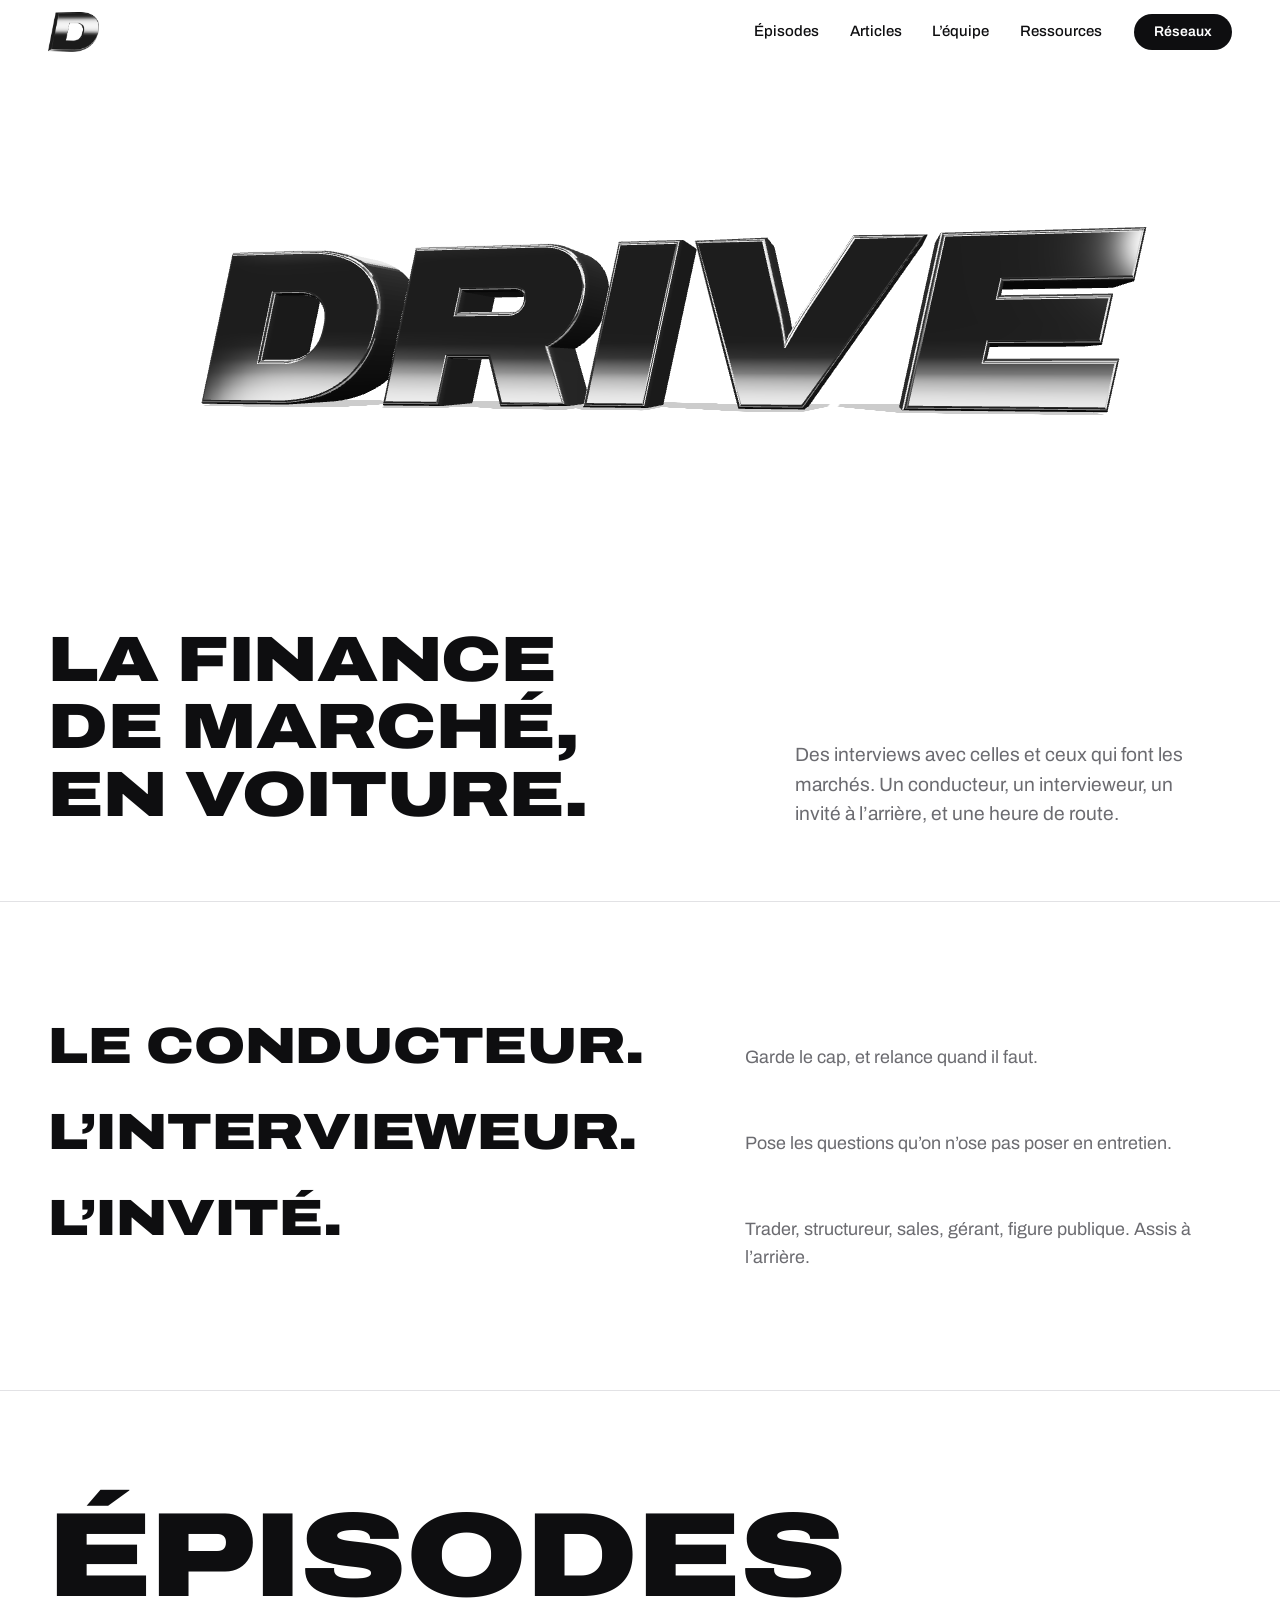
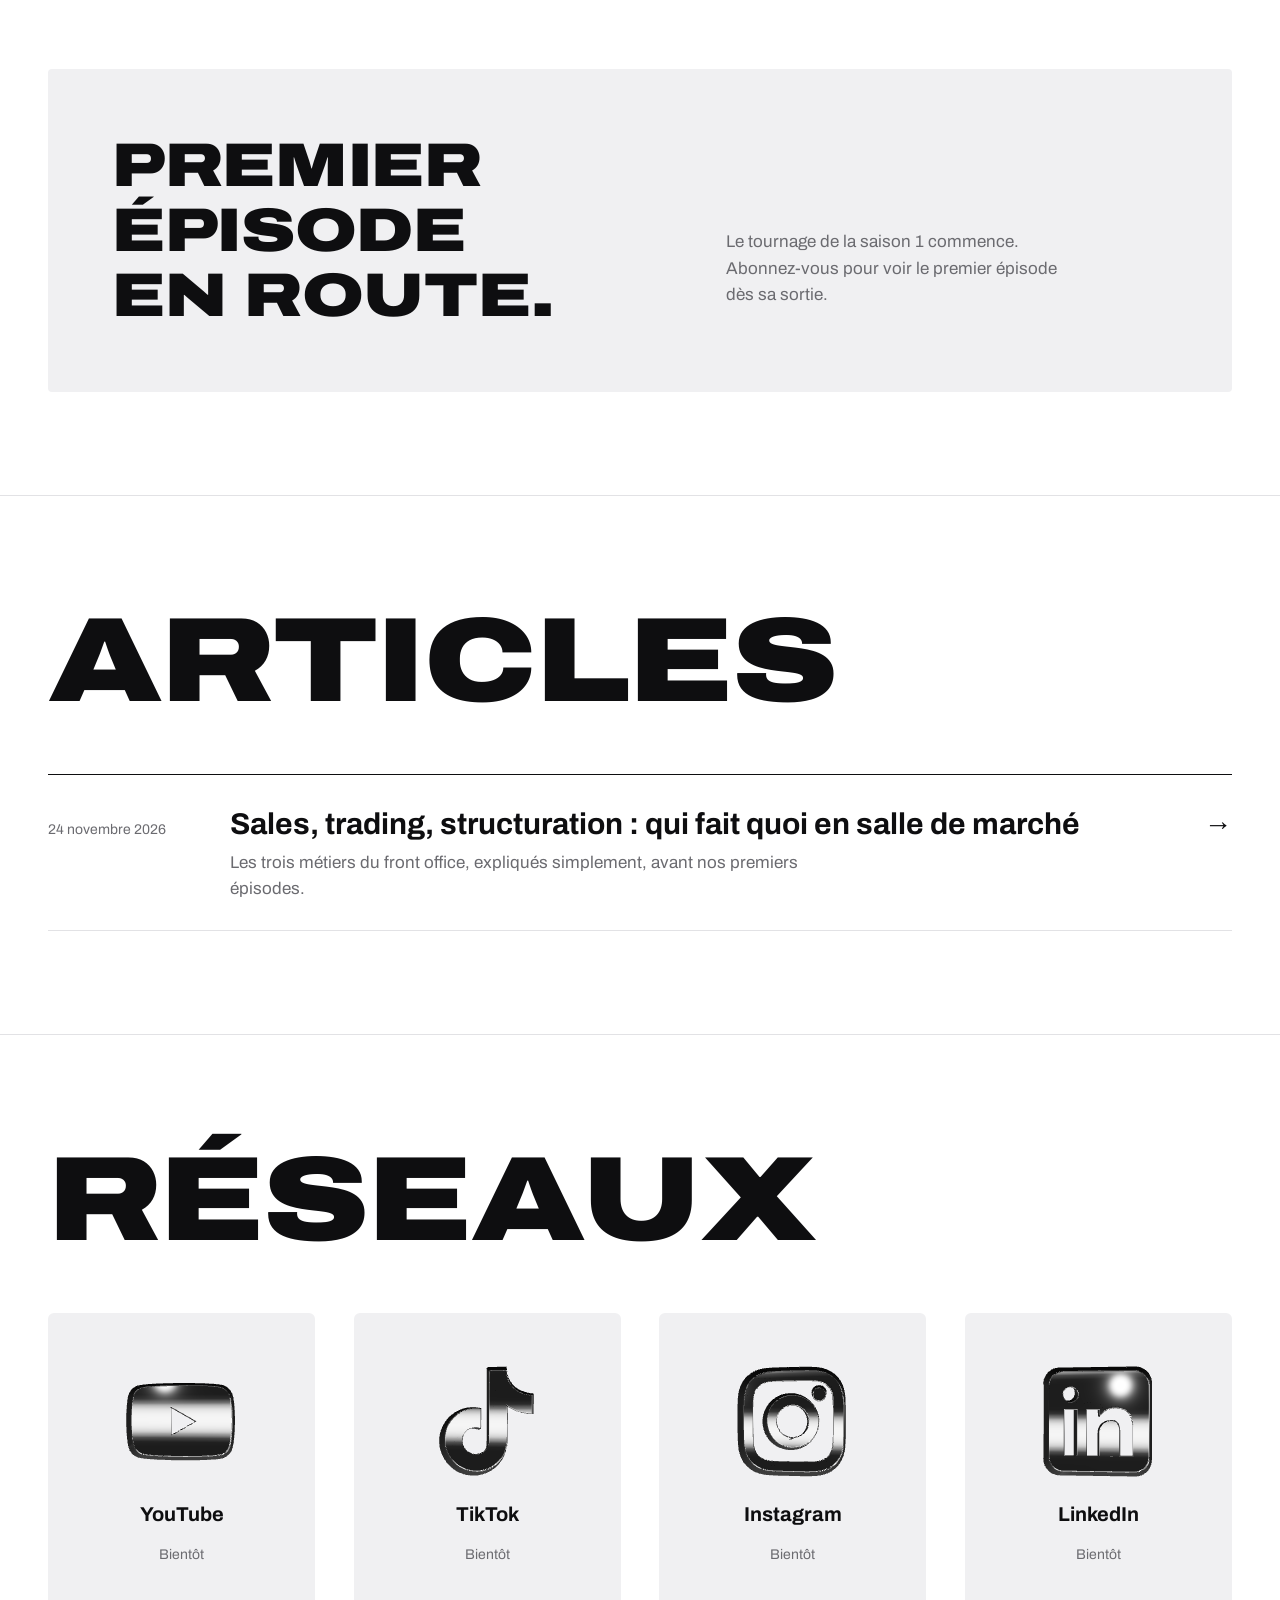
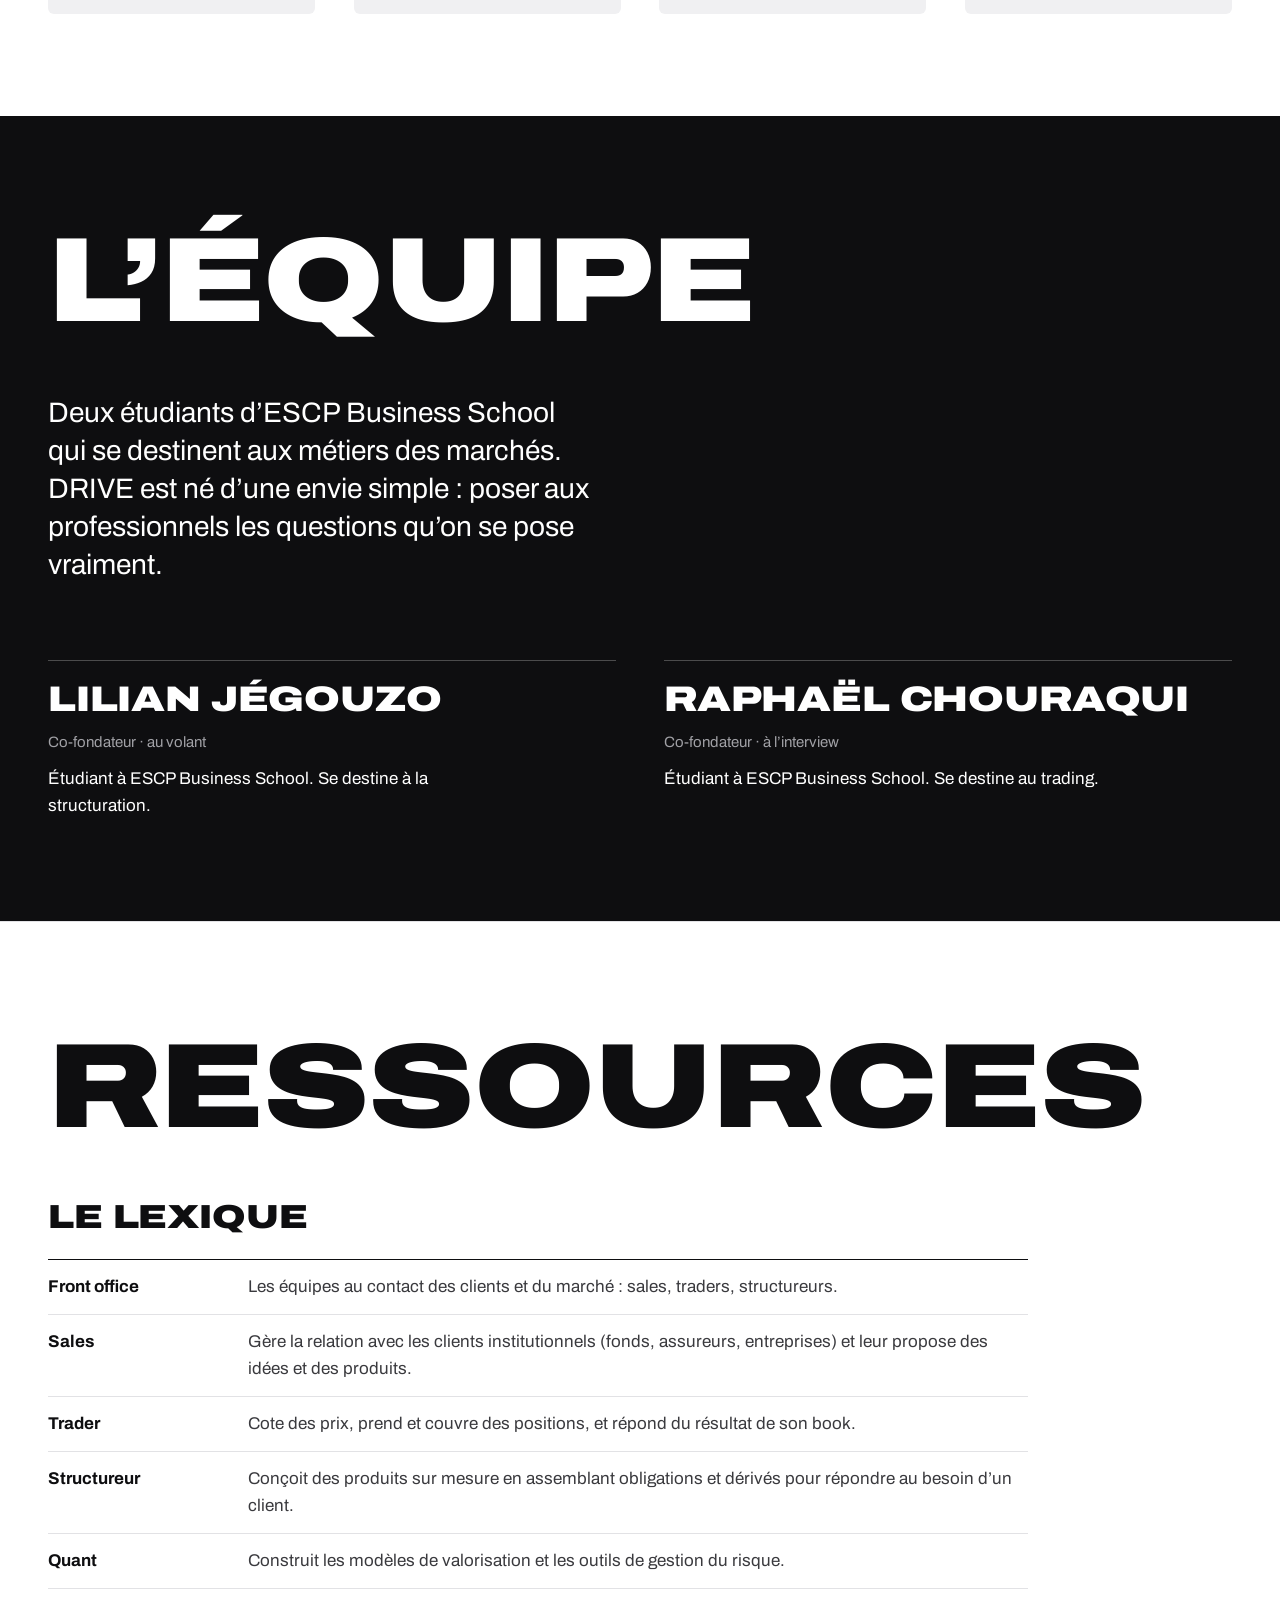
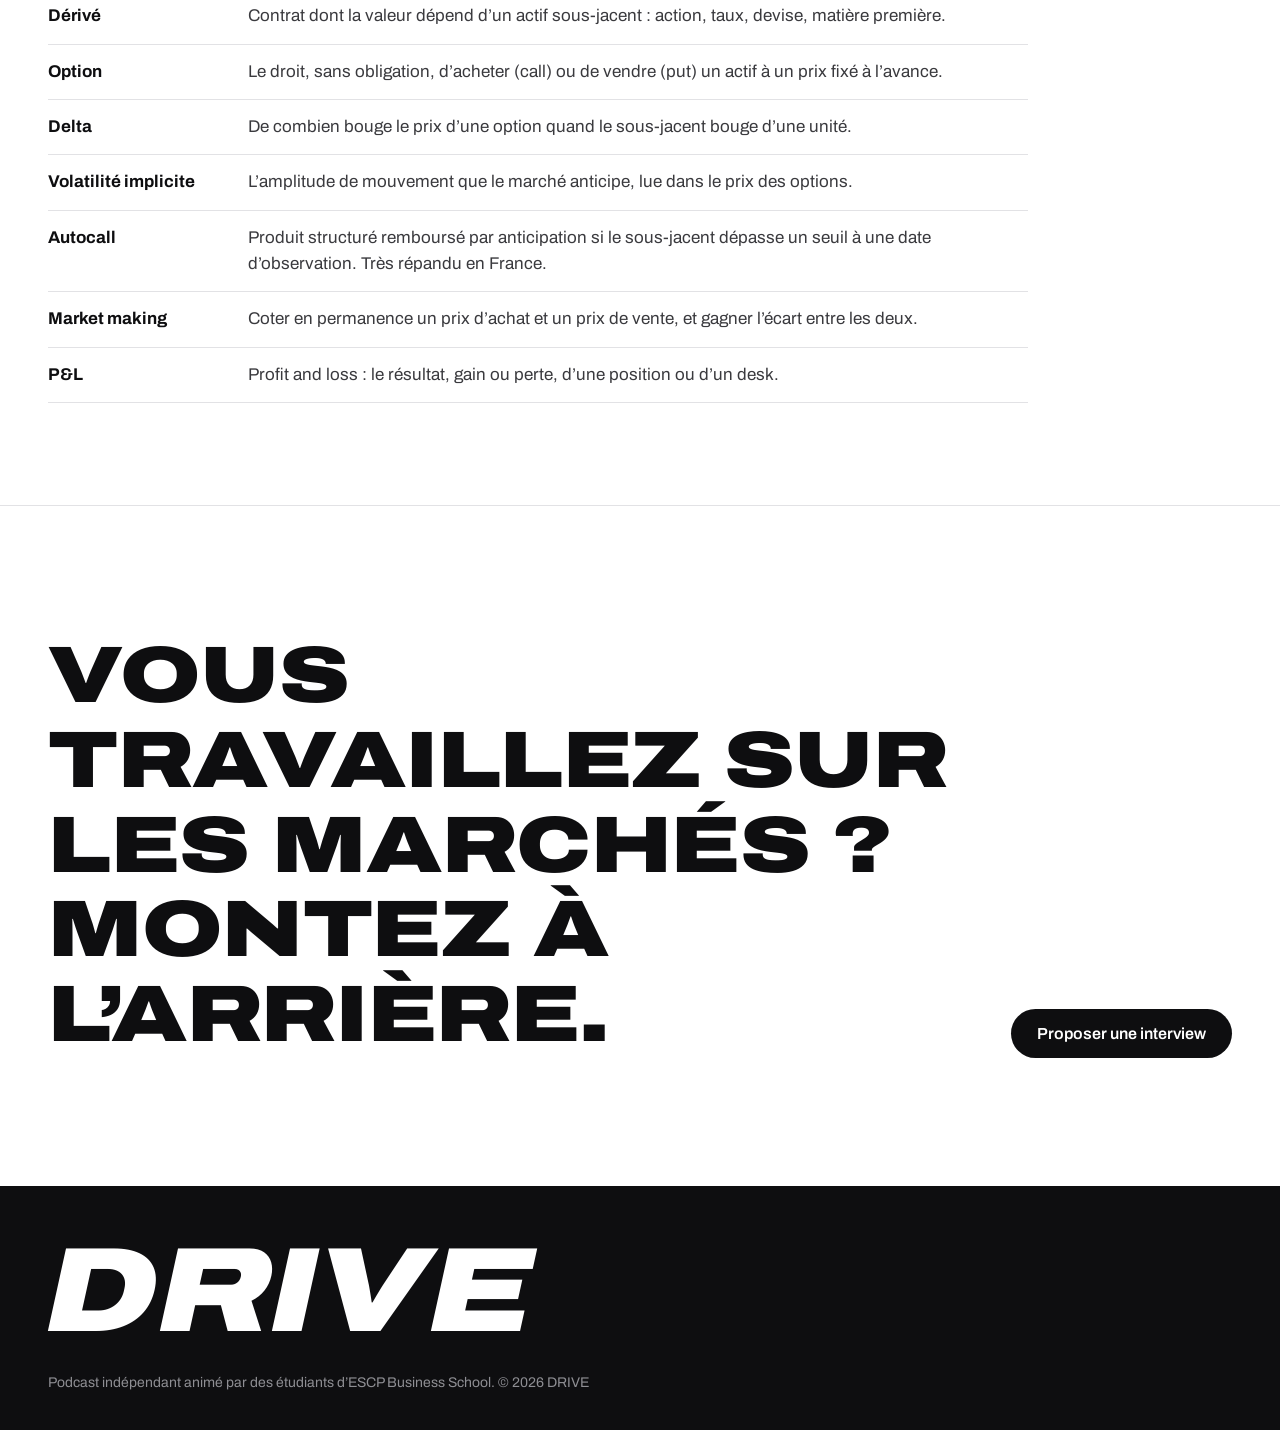
<file: index.html>
<!doctype html>
<html lang="fr">
<head>
<meta charset="utf-8">
<meta name="viewport" content="width=device-width, initial-scale=1, viewport-fit=cover">
<title>DRIVE · La finance de marché, en voiture</title>
<meta name="description" content="DRIVE, le podcast vidéo tourné en voiture : des interviews avec celles et ceux qui font les marchés financiers. Animé par deux étudiants d’ESCP.">
<meta property="og:type" content="website">
<meta property="og:title" content="DRIVE · La finance de marché, en voiture">
<meta property="og:description" content="Des interviews en voiture avec celles et ceux qui font les marchés financiers.">
<meta property="og:image" content="https://lilian-jegouzo.github.io/drive/assets/og.png">
<meta name="twitter:card" content="summary_large_image">
<meta name="theme-color" content="#ffffff">
<link rel="icon" href="assets/favicon.svg" type="image/svg+xml">
<link rel="preload" href="assets/fonts/archivo-variable.woff2" as="font" type="font/woff2" crossorigin>
<link rel="stylesheet" href="style.css">
</head>
<body>

<header class="barre">
  <a class="marque" href="./" aria-label="DRIVE, accueil">
    <img class="marque-d" src="assets/logos/d-chrome.png" alt="DRIVE" width="54" height="42">
  </a>
  <nav class="nav" aria-label="Navigation principale">
    <a href="#episodes">Épisodes</a>
    <a href="#articles">Articles</a>
    <a href="#equipe">L’équipe</a>
    <a href="#ressources">Ressources</a>
  </nav>
  <a class="bouton bouton-noir petit" href="#reseaux">Réseaux</a>
</header>

<main>
  <section class="hero" aria-labelledby="titre">
    <div class="hero-visuel">
      <div id="scene" class="scene" aria-hidden="true"></div>
      <h1 id="titre" class="hero-repli">DRIVE</h1>
    </div>
    <div class="hero-bas">
      <p class="accroche">La finance<br>de marché,<br>en voiture.</p>
      <p class="hero-texte">Des interviews avec celles et ceux qui font les marchés. Un conducteur, un intervieweur, un invité à l’arrière, et une heure de route.</p>
    </div>
  </section>

  <section class="format">
    <div class="format-ligne"><span class="format-mot">Le conducteur.</span><span class="format-desc">Garde le cap, et relance quand il faut.</span></div>
    <div class="format-ligne"><span class="format-mot">L’intervieweur.</span><span class="format-desc">Pose les questions qu’on n’ose pas poser en entretien.</span></div>
    <div class="format-ligne"><span class="format-mot">L’invité.</span><span class="format-desc">Trader, structureur, sales, gérant, figure publique. Assis à l’arrière.</span></div>
  </section>

  <section id="episodes" class="bloc">
    <div class="bloc-tete">
      <h2>Épisodes</h2>
      <a class="lien-fleche" data-lien="youtube" href="#">Tous les épisodes sur YouTube</a>
    </div>
    <div id="liste-episodes" class="episodes"></div>
  </section>

  <section id="articles" class="bloc">
    <div class="bloc-tete"><h2>Articles</h2></div>
    <div id="liste-articles" class="articles"></div>
  </section>

  <section id="reseaux" class="bloc">
    <div class="bloc-tete"><h2>Réseaux</h2></div>
    <div class="reseaux">
      <a class="reseau" data-reseau="youtube"><img src="assets/logos/youtube-chrome-grand.png" alt="" width="441" height="320" loading="lazy"><span class="reseau-nom">YouTube</span><span class="reseau-etat">Bientôt</span></a>
      <a class="reseau" data-reseau="tiktok"><img src="assets/logos/tiktok-chrome-grand.png" alt="" width="276" height="320" loading="lazy"><span class="reseau-nom">TikTok</span><span class="reseau-etat">Bientôt</span></a>
      <a class="reseau" data-reseau="instagram"><img src="assets/logos/instagram-chrome-grand.png" alt="" width="312" height="320" loading="lazy"><span class="reseau-nom">Instagram</span><span class="reseau-etat">Bientôt</span></a>
      <a class="reseau" data-reseau="linkedin"><img src="assets/logos/linkedin-chrome-grand.png" alt="" width="308" height="320" loading="lazy"><span class="reseau-nom">LinkedIn</span><span class="reseau-etat">Bientôt</span></a>
    </div>
  </section>

  <section id="equipe" class="bloc bloc-noir">
    <div class="bloc-tete"><h2>L’équipe</h2></div>
    <p class="equipe-intro">Deux étudiants d’ESCP Business School qui se destinent aux métiers des marchés. DRIVE est né d’une envie simple : poser aux professionnels les questions qu’on se pose vraiment.</p>
    <div id="liste-equipe" class="equipe"></div>
  </section>

  <section id="ressources" class="bloc">
    <div class="bloc-tete"><h2>Ressources</h2></div>
    <div class="ressources">
      <div>
        <h3>Le lexique</h3>
        <dl class="lexique">
          <dt>Front office</dt><dd>Les équipes au contact des clients et du marché : sales, traders, structureurs.</dd>
          <dt>Sales</dt><dd>Gère la relation avec les clients institutionnels (fonds, assureurs, entreprises) et leur propose des idées et des produits.</dd>
          <dt>Trader</dt><dd>Cote des prix, prend et couvre des positions, et répond du résultat de son book.</dd>
          <dt>Structureur</dt><dd>Conçoit des produits sur mesure en assemblant obligations et dérivés pour répondre au besoin d’un client.</dd>
          <dt>Quant</dt><dd>Construit les modèles de valorisation et les outils de gestion du risque.</dd>
          <dt>Dérivé</dt><dd>Contrat dont la valeur dépend d’un actif sous-jacent : action, taux, devise, matière première.</dd>
          <dt>Option</dt><dd>Le droit, sans obligation, d’acheter (call) ou de vendre (put) un actif à un prix fixé à l’avance.</dd>
          <dt>Delta</dt><dd>De combien bouge le prix d’une option quand le sous-jacent bouge d’une unité.</dd>
          <dt>Volatilité implicite</dt><dd>L’amplitude de mouvement que le marché anticipe, lue dans le prix des options.</dd>
          <dt>Autocall</dt><dd>Produit structuré remboursé par anticipation si le sous-jacent dépasse un seuil à une date d’observation. Très répandu en France.</dd>
          <dt>Market making</dt><dd>Coter en permanence un prix d’achat et un prix de vente, et gagner l’écart entre les deux.</dd>
          <dt>P&amp;L</dt><dd>Profit and loss : le résultat, gain ou perte, d’une position ou d’un desk.</dd>
        </dl>
      </div>
    </div>
  </section>

  <section class="invite">
    <p class="invite-titre">Vous travaillez sur les marchés ?<br>Montez à l’arrière.</p>
    <a class="bouton bouton-noir" data-lien="email" data-sujet="Invité DRIVE" href="#">Proposer une interview</a>
  </section>
</main>

<footer class="pied">
  <span class="pied-mot">DRIVE</span>
  <nav class="pied-liens" id="pied-liens" aria-label="Réseaux"></nav>
  <span class="pied-mention">Podcast indépendant animé par des étudiants d’ESCP Business School. © <span id="annee"></span> DRIVE</span>
</footer>

<script src="contenu.js"></script>
<script src="site.js"></script>
<script type="importmap">{"imports":{"three":"./assets/vendor/three.module.min.js"}}</script>
<script type="module" src="hero3d.js"></script>
<script type="module" src="reseaux3d.js"></script>
</body>
</html>
</file>
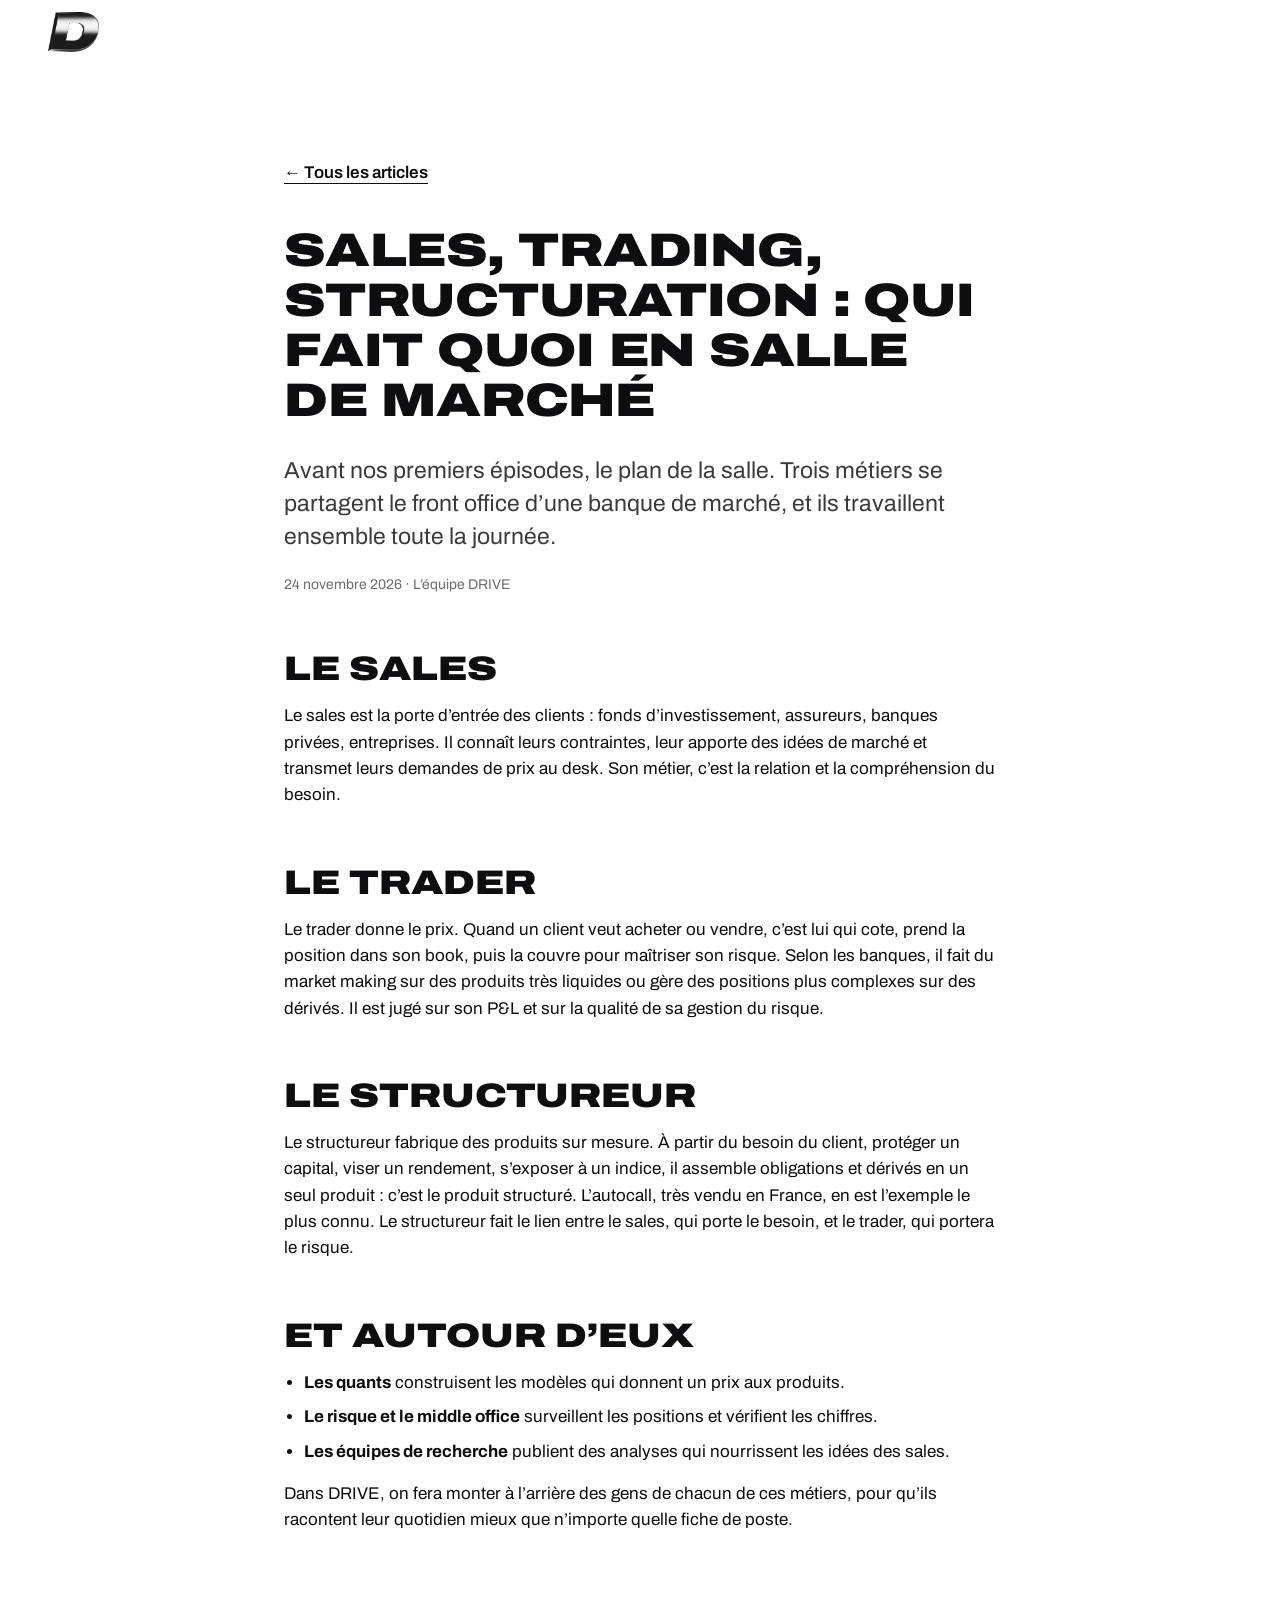
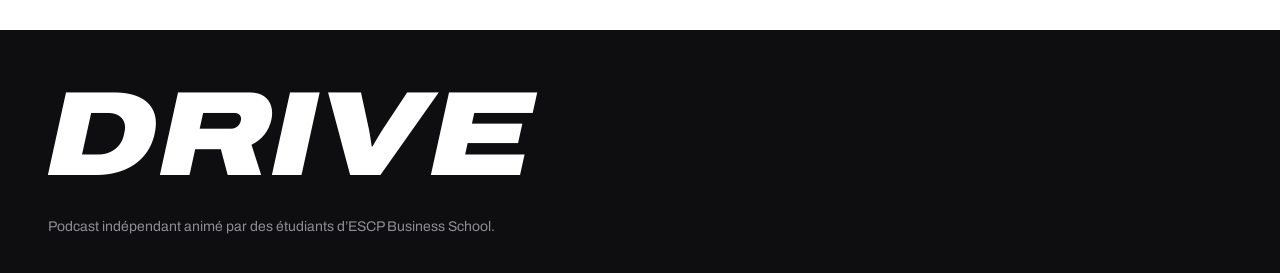
<file: articles/qui-fait-quoi.html>
<!doctype html>
<html lang="fr">
<head>
<meta charset="utf-8">
<meta name="viewport" content="width=device-width, initial-scale=1, viewport-fit=cover">
<title>Sales, trading, structuration : qui fait quoi · DRIVE</title>
<meta name="description" content="Les trois métiers du front office d’une banque de marché, expliqués simplement.">
<meta property="og:title" content="Sales, trading, structuration : qui fait quoi en salle de marché">
<meta property="og:image" content="https://lilian-jegouzo.github.io/drive/assets/og.png">
<link rel="icon" href="../assets/favicon.svg" type="image/svg+xml">
<link rel="preload" href="../assets/fonts/archivo-variable.woff2" as="font" type="font/woff2" crossorigin>
<link rel="stylesheet" href="../style.css">
</head>
<body class="logo-vitesse">
<header class="barre">
  <a class="marque" href="../" aria-label="DRIVE, accueil">
    <img class="marque-d" src="../assets/logos/d-chrome.png" alt="DRIVE" width="54" height="42">
  </a>
</header>

<main class="article">
  <a class="retour" href="../#articles">← Tous les articles</a>
  <h1>Sales, trading, structuration : qui fait quoi en salle de marché</h1>
  <p class="chapo">Avant nos premiers épisodes, le plan de la salle. Trois métiers se partagent le front office d’une banque de marché, et ils travaillent ensemble toute la journée.</p>
  <p class="date">24 novembre 2026 · L’équipe DRIVE</p>

  <h2>Le sales</h2>
  <p>Le sales est la porte d’entrée des clients : fonds d’investissement, assureurs, banques privées, entreprises. Il connaît leurs contraintes, leur apporte des idées de marché et transmet leurs demandes de prix au desk. Son métier, c’est la relation et la compréhension du besoin.</p>

  <h2>Le trader</h2>
  <p>Le trader donne le prix. Quand un client veut acheter ou vendre, c’est lui qui cote, prend la position dans son book, puis la couvre pour maîtriser son risque. Selon les banques, il fait du market making sur des produits très liquides ou gère des positions plus complexes sur des dérivés. Il est jugé sur son P&amp;L et sur la qualité de sa gestion du risque.</p>

  <h2>Le structureur</h2>
  <p>Le structureur fabrique des produits sur mesure. À partir du besoin du client, protéger un capital, viser un rendement, s’exposer à un indice, il assemble obligations et dérivés en un seul produit : c’est le produit structuré. L’autocall, très vendu en France, en est l’exemple le plus connu. Le structureur fait le lien entre le sales, qui porte le besoin, et le trader, qui portera le risque.</p>

  <h2>Et autour d’eux</h2>
  <ul>
    <li><b>Les quants</b> construisent les modèles qui donnent un prix aux produits.</li>
    <li><b>Le risque et le middle office</b> surveillent les positions et vérifient les chiffres.</li>
    <li><b>Les équipes de recherche</b> publient des analyses qui nourrissent les idées des sales.</li>
  </ul>

  <p>Dans DRIVE, on fera monter à l’arrière des gens de chacun de ces métiers, pour qu’ils racontent leur quotidien mieux que n’importe quelle fiche de poste.</p>
</main>

<footer class="pied">
  <span class="pied-mot">DRIVE</span>
  <span class="pied-mention">Podcast indépendant animé par des étudiants d’ESCP Business School.</span>
</footer>
</body>
</html>
</file>
<file: style.css>
/* DRIVE · feuille de style
   Fond blanc, noir profond, Archivo large. Pas de décor : la typo et la 3D portent tout.
   Les grands titres sont dimensionnés en cqi (pourcentage de la largeur de leur section),
   pour que le mot le plus long tienne toujours sur une ligne, du téléphone au grand écran. */
@font-face{
  font-family:"Archivo";
  src:url("assets/fonts/archivo-variable.woff2") format("woff2-variations"),url("assets/fonts/archivo-variable.woff2") format("woff2");
  font-weight:100 900;font-stretch:62% 125%;font-style:normal;font-display:swap;
}
:root{
  --blanc:#fff;
  --noir:#0E0E10;
  --gris:#6B6B70;
  --gris-clair:#F0F0F2;
  --trait:#E2E2E5;
  --f:"Archivo","Helvetica Neue",Helvetica,Arial,sans-serif;
  --marge:clamp(16px,4vw,48px);
  --penche:-12.4deg;
}
*{box-sizing:border-box;margin:0;padding:0}
html{scroll-behavior:smooth;-webkit-text-size-adjust:100%;scroll-padding-top:76px}
@media (prefers-reduced-motion:reduce){html{scroll-behavior:auto}}
body{background:var(--blanc);color:var(--noir);font:400 17px/1.55 var(--f);font-stretch:100%;-webkit-font-smoothing:antialiased;overflow-x:hidden;text-rendering:optimizeLegibility}
a{color:inherit}
img{display:block;max-width:100%;height:auto}
main>section,.pied,.article{container-type:inline-size}

/* Grands titres : Archivo Expanded Black, interligne assez haut pour les accents des capitales */
h2,h3,.accroche,.format-mot,.bientot-titre,.membre-nom,.invite-titre,.pied-mot,.hero-repli,.article h1{
  font-stretch:125%;font-weight:900;text-transform:uppercase;letter-spacing:-.005em;line-height:1.06;overflow-wrap:break-word}

/* Barre du haut */
.barre{position:sticky;top:0;z-index:10;display:flex;align-items:center;gap:clamp(16px,3vw,32px);padding:12px var(--marge);padding-top:calc(12px + env(safe-area-inset-top,0px));background:rgba(255,255,255,.9);backdrop-filter:blur(14px);-webkit-backdrop-filter:blur(14px)}
.marque{display:flex;align-items:center;flex-shrink:0}
.marque-d{height:40px;width:auto}
.nav{display:flex;gap:clamp(16px,2.4vw,32px);margin-left:auto}
.nav a{text-decoration:none;font-weight:500;font-size:15px;white-space:nowrap}
.nav a:hover{text-decoration:underline;text-underline-offset:5px}
.barre .bouton{flex-shrink:0}
@media (max-width:820px){.nav{display:none}.barre .bouton{margin-left:auto}}

.bouton{display:inline-flex;align-items:center;justify-content:center;border-radius:999px;padding:15px 26px;font:600 16px/1.2 var(--f);text-decoration:none;white-space:nowrap;transition:opacity .2s}
.bouton:hover{opacity:.82}
.bouton-noir{background:var(--noir);color:var(--blanc)}
.bouton.petit{padding:10px 20px;font-size:14px}
.lien-fleche{font-weight:600;text-underline-offset:5px}
.lien-fleche::after{content:" →"}

/* Haut de page : le DRIVE 3D, puis l'accroche en dessous (jamais par-dessus) */
.hero-visuel{position:relative;height:clamp(200px,min(42vw,calc(100svh - 360px)),620px)}
.scene{position:absolute;inset:0}
.scene canvas{display:block;width:100%;height:100%;cursor:grab;touch-action:pan-y}
.scene canvas:active{cursor:grabbing}
.hero-repli{position:absolute;inset:0;display:flex;align-items:center;justify-content:center;font-size:min(260px,15vw);line-height:1;overflow:hidden}
body.logo-vitesse .hero-repli{transform:skewX(var(--penche))}
.hero.pret .hero-repli{inset:auto;width:1px;height:1px;overflow:hidden;clip-path:inset(50%);white-space:nowrap}
.hero-bas{display:grid;grid-template-columns:minmax(0,1.6fr) minmax(0,1fr);gap:20px 48px;align-items:end;padding:clamp(8px,2vw,24px) var(--marge) clamp(40px,6vw,72px)}
.accroche{font-size:min(64px,5.6cqi)}
.hero-texte{font-size:clamp(16px,1.5vw,20px);color:var(--gris);max-width:36ch}
@media (max-width:820px){.hero-bas{grid-template-columns:minmax(0,1fr)}.accroche{font-size:min(56px,9.6cqi)}}

/* Le format */
.format{padding:clamp(48px,8vw,120px) var(--marge);border-top:1px solid var(--trait)}
.format-ligne{display:grid;grid-template-columns:minmax(0,1.35fr) minmax(0,1fr);gap:6px 40px;align-items:baseline;padding:16px 0}
.format-mot{font-size:min(84px,4.3cqi)}
.format-desc{color:var(--gris);font-size:clamp(16px,1.4vw,19px)}
@media (max-width:820px){.format-ligne{grid-template-columns:minmax(0,1fr)}.format-mot{font-size:min(60px,7.2cqi)}}

/* Sections */
.bloc{padding:clamp(56px,8vw,112px) var(--marge);border-top:1px solid var(--trait)}
.bloc-tete{display:flex;justify-content:space-between;align-items:baseline;gap:12px 24px;flex-wrap:wrap;margin-bottom:clamp(28px,4vw,48px)}
.bloc-tete h2{font-size:min(120px,10.4cqi)}
.bloc-noir{background:var(--noir);color:var(--blanc);border-top:0}

/* Épisodes */
.episodes{display:grid;grid-template-columns:repeat(auto-fill,minmax(min(100%,340px),1fr));gap:40px 24px}
.ep{text-decoration:none;display:block;min-width:0}
.ep-image{aspect-ratio:16/9;background:var(--gris-clair);overflow:hidden;border-radius:4px}
.ep-image img{width:100%;height:100%;object-fit:cover;transition:transform .5s}
.ep:hover .ep-image img{transform:scale(1.03)}
.ep-meta{margin-top:14px;color:var(--gris);font-size:14px}
.ep-titre{font-size:22px;font-weight:700;line-height:1.2;margin-top:4px}
.ep-invite{margin-top:6px}
.bientot{display:grid;grid-template-columns:minmax(0,1.3fr) minmax(0,1fr);gap:24px 40px;align-items:end;background:var(--gris-clair);border-radius:4px;padding:clamp(24px,5vw,64px);grid-column:1/-1}
.bientot-titre{font-size:min(72px,5.2cqi)}
.bientot p{color:var(--gris);margin-bottom:20px;max-width:36ch}
@media (max-width:820px){.bientot{grid-template-columns:minmax(0,1fr)}.bientot-titre{font-size:min(56px,8.4cqi)}}

/* Articles */
.articles{display:grid;border-top:1px solid var(--noir)}
.art{display:grid;grid-template-columns:150px minmax(0,1fr) auto;gap:8px 32px;align-items:baseline;padding:28px 0;border-bottom:1px solid var(--trait);text-decoration:none}
.art-date{color:var(--gris);font-size:14px}
.art-titre{display:block;font-size:clamp(20px,2.4vw,30px);font-weight:700;line-height:1.2}
.art-chapo{display:block;color:var(--gris);margin-top:8px;max-width:60ch}
.art-fleche{font-size:28px;transition:transform .2s}
.art:hover .art-fleche{transform:translateX(6px)}
@media (max-width:820px){.art{grid-template-columns:minmax(0,1fr)}.art-fleche{display:none}}

/* Réseaux */
.reseaux{position:relative;display:grid;grid-template-columns:repeat(4,minmax(0,1fr));gap:clamp(16px,3vw,40px)}
.reseaux-3d{position:absolute;left:0;top:0;pointer-events:none;z-index:1}
.reseaux-pret .reseau img{visibility:hidden}
.reseau{display:flex;flex-direction:column;align-items:center;gap:14px;padding:clamp(24px,4vw,48px) 12px;border-radius:6px;background:var(--gris-clair);text-decoration:none;text-align:center;transition:background .25s;touch-action:pan-y;-webkit-user-select:none;user-select:none;cursor:grab}
.reseau img{-webkit-user-drag:none}
.reseau img{height:clamp(64px,10cqi,130px);width:auto;max-width:100%;object-fit:contain}
.reseau-nom{font-weight:700;font-size:clamp(16px,1.6vw,20px);margin-top:6px}
.reseau-etat{color:var(--gris);font-size:14px}
a.reseau[href]:hover{background:#E8E8EB;cursor:pointer}
a.reseau[href] .reseau-etat::after{content:" →"}
@media (max-width:820px){.reseaux{grid-template-columns:repeat(2,minmax(0,1fr))}.reseau img{height:clamp(64px,21cqi,110px)}}

/* Équipe */
.equipe-intro{font-size:clamp(19px,2.2vw,30px);line-height:1.35;max-width:34ch;margin-bottom:clamp(40px,6vw,80px)}
.equipe{display:grid;grid-template-columns:repeat(2,minmax(0,1fr));gap:48px}
.membre{border-top:1px solid rgba(255,255,255,.25);padding-top:20px;min-width:0}
.membre-nom{font-size:min(44px,3cqi)}
.membre-role{color:#A1A1A6;margin-top:12px;font-size:15px}
.membre-bio{margin-top:12px;max-width:44ch}
.membre a{display:inline-block;margin-top:14px;font-weight:600;text-underline-offset:5px}
@media (max-width:820px){.equipe{grid-template-columns:minmax(0,1fr);gap:40px}.membre-nom{font-size:min(40px,7.4cqi)}}

/* Ressources */
.ressources{max-width:980px}
.ressources h3{font-size:clamp(22px,2.6vw,34px);margin-bottom:24px}
.lexique{display:grid;grid-template-columns:minmax(120px,200px) minmax(0,1fr);border-top:1px solid var(--noir)}
.lexique dt,.lexique dd{padding:14px 0;border-bottom:1px solid var(--trait)}
.lexique dt{font-weight:700;padding-right:16px}
.lexique dd{color:#3A3A3E}
@media (max-width:560px){.lexique{grid-template-columns:minmax(0,1fr)}.lexique dt{border-bottom:0;padding-bottom:0}}

/* Devenir invité */
.invite{padding:clamp(64px,10vw,140px) var(--marge);border-top:1px solid var(--trait);display:flex;flex-wrap:wrap;gap:32px;justify-content:space-between;align-items:flex-end}
.invite-titre{font-size:min(80px,7.6cqi);flex:1 1 600px;min-width:0}

/* Pied de page */
.pied{background:var(--noir);color:var(--blanc);padding:48px var(--marge) calc(36px + env(safe-area-inset-bottom,0px));display:flex;flex-wrap:wrap;gap:24px 40px;align-items:baseline}
.pied-mot{font-size:min(120px,16cqi);line-height:.95;display:inline-block}
body.logo-vitesse .pied-mot{transform:skewX(var(--penche))}
.pied-liens{display:flex;flex-wrap:wrap;gap:20px;margin-left:auto}
.pied-liens a{text-decoration:none;font-weight:600}
.pied-liens a:hover{text-decoration:underline;text-underline-offset:5px}
.pied-mention{flex-basis:100%;color:#8E8E93;font-size:14px}

/* Page article */
.article{max-width:808px;margin:0 auto;padding:clamp(40px,8vw,96px) var(--marge)}
.article .retour{display:inline-block;margin-bottom:40px;font-weight:600;text-underline-offset:5px}
.article h1{font-size:min(56px,6.6cqi)}
.article .chapo{font-size:clamp(18px,2vw,23px);line-height:1.45;margin-top:28px;color:#3A3A3E}
.article .date{color:var(--gris);margin-top:20px;font-size:14px}
.article h2{font-size:min(34px,6cqi);margin:56px 0 16px}
.article p{margin-top:16px}
.article ul{margin:16px 0 0 1.2em}
.article li{margin-top:8px}
</file>
